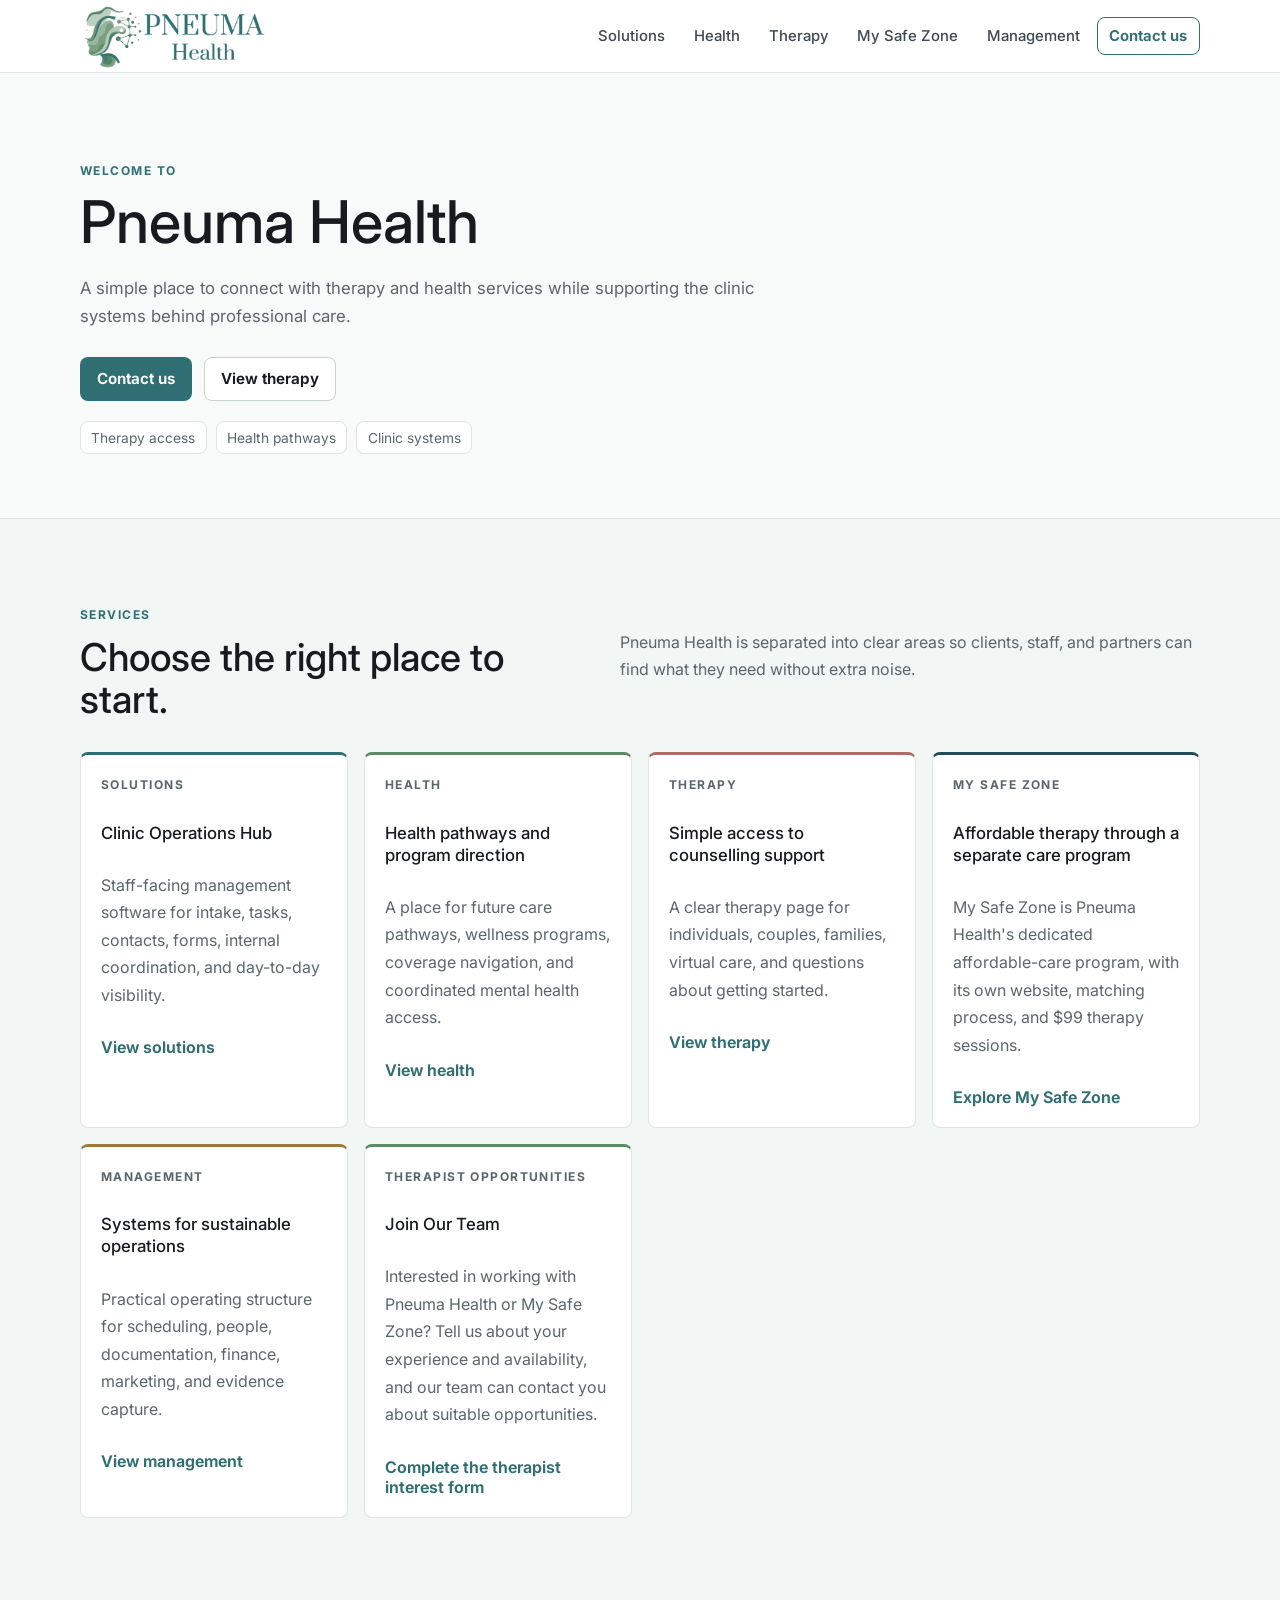
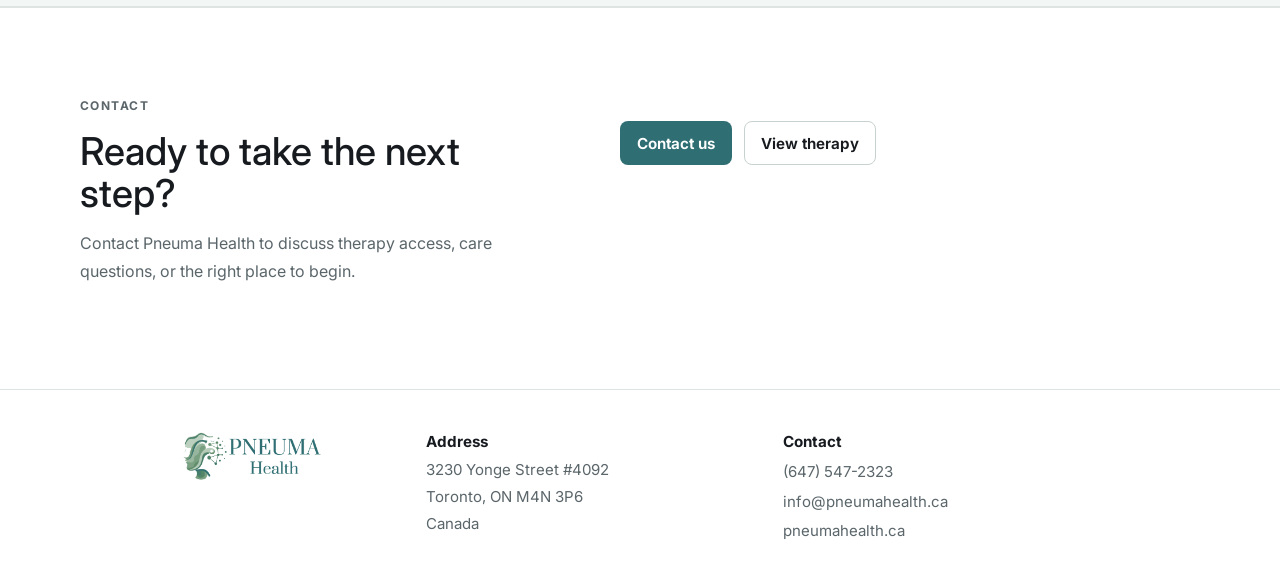
<file: index.html>
<!DOCTYPE html>
<html lang="en">
  <head>
    <meta charset="UTF-8" />
    <meta name="viewport" content="width=device-width, initial-scale=1.0" />
    <title>Pneuma Health | Healthcare software, therapy, health, and operations</title>
    <meta
      name="description"
      content="Pneuma Health builds clinic operations software, therapy access, health pathways, and management systems for modern care teams."
    />
    <link rel="preconnect" href="https://fonts.googleapis.com" />
    <link rel="preconnect" href="https://fonts.gstatic.com" crossorigin />
    <link
      href="https://fonts.googleapis.com/css2?family=Inter:wght@400;500;600;700&display=swap"
      rel="stylesheet"
    />
    <link rel="icon" type="image/png" href="/assets/favicon.png" />
    <link rel="stylesheet" href="/styles.css" />
      <link rel="canonical" href="https://pneumahealth.ca/" />
  </head>
  <body>
    <header class="site-header">
      <div class="container nav-shell">
        <a class="brand" href="/" aria-label="Pneuma Health home">
          <img class="brand-logo" src="/assets/logo-horizontal-green.png" alt="Pneuma Health" />
        </a>

        <nav class="site-nav" aria-label="Primary">
          <a href="/solutions/">Solutions</a>
          <a href="/health/">Health</a>
          <a href="/therapy/">Therapy</a>
          <a href="/mysafezone/">My Safe Zone</a>
          <a href="/management/">Management</a>
          <a class="nav-cta" href="/contact/">Contact us</a>
        </nav>
      </div>
    </header>

    <main>
      <section class="hero-section">
        <div class="container">
          <div class="hero-copy">
            <p class="eyebrow">Welcome to</p>
            <h1>Pneuma Health</h1>
            <p class="hero-text">
              A simple place to connect with therapy and health services while supporting the
              clinic systems behind professional care.
            </p>
            <div class="hero-actions">
              <a class="button primary" href="/contact/">Contact us</a>
              <a class="button secondary" href="/therapy/">View therapy</a>
            </div>
            <ul class="hero-signals" aria-label="Key Pneuma Health areas">
              <li>Therapy access</li>
              <li>Health pathways</li>
              <li>Clinic systems</li>
            </ul>
          </div>
        </div>
      </section>

      <section class="section surface-section" aria-labelledby="platform-heading">
        <div class="container section-grid">
          <div class="section-heading">
            <p class="eyebrow">Services</p>
            <h2 id="platform-heading">Choose the right place to start.</h2>
          </div>
          <p class="section-intro">
            Pneuma Health is separated into clear areas so clients, staff, and partners can find
            what they need without extra noise.
          </p>
        </div>

        <div class="container area-grid">
          <article class="area-card accent-cyan">
            <p class="card-label">Solutions</p>
            <h3>Clinic Operations Hub</h3>
            <p>
              Staff-facing management software for intake, tasks, contacts, forms, internal
              coordination, and day-to-day visibility.
            </p>
            <a href="/solutions/" aria-label="View Pneuma Health solutions">View solutions</a>
          </article>

          <article class="area-card accent-green">
            <p class="card-label">Health</p>
            <h3>Health pathways and program direction</h3>
            <p>
              A place for future care pathways, wellness programs, coverage navigation, and
              coordinated mental health access.
            </p>
            <a href="/health/" aria-label="View Pneuma Health health access">View health</a>
          </article>

          <article class="area-card accent-rose">
            <p class="card-label">Therapy</p>
            <h3>Simple access to counselling support</h3>
            <p>
              A clear therapy page for individuals, couples, families, virtual care, and questions
              about getting started.
            </p>
            <a href="/therapy/" aria-label="View Pneuma Health therapy services">View therapy</a>
          </article>

          <article class="area-card accent-navy">
            <p class="card-label">My Safe Zone</p>
            <h3>Affordable therapy through a separate care program</h3>
            <p>
              My Safe Zone is Pneuma Health's dedicated affordable-care program, with its own
              website, matching process, and $99 therapy sessions.
            </p>
            <a href="/mysafezone/" aria-label="Learn about My Safe Zone">Explore My Safe Zone</a>
          </article>

          <article class="area-card accent-amber">
            <p class="card-label">Management</p>
            <h3>Systems for sustainable operations</h3>
            <p>
              Practical operating structure for scheduling, people, documentation, finance,
              marketing, and evidence capture.
            </p>
            <a href="/management/" aria-label="View Pneuma Health management">View management</a>
          </article>
          <article class="area-card accent-green">
            <p class="card-label">Therapist opportunities</p>
            <h3>Join Our Team</h3>
            <p>Interested in working with Pneuma Health or My Safe Zone? Tell us about your
              experience and availability, and our team can contact you about suitable opportunities.</p>
            <a href="https://docs.google.com/forms/d/e/1FAIpQLSe5eE-SUiwfXW26CQVr0UL02rukzE70miA_Qqdnl3dRgw6Wvg/viewform?usp=pp_url&amp;entry.2001183123=Pneuma+Health+%28pneumahealth.ca%29">Complete the therapist interest form</a>
          </article>
        </div>
      </section>

      <section class="section final-cta">
        <div class="container cta-layout">
          <div>
            <p class="eyebrow">Contact</p>
            <h2>Ready to take the next step?</h2>
            <p>
              Contact Pneuma Health to discuss therapy access, care questions, or the right place
              to begin.
            </p>
          </div>
          <div class="hero-actions">
            <a class="button primary" href="/contact/">Contact us</a>
            <a class="button secondary" href="/therapy/">View therapy</a>
          </div>
        </div>
      </section>
    </main>

    <footer class="site-footer">
      <div class="container footer-grid">
        <div class="footer-brand-block">
          <img src="/assets/logo-horizontal-green.png" alt="Pneuma Health" />
        </div>

        <address class="footer-address">
          <strong>Address</strong>
          <span>3230 Yonge Street #4092</span>
          <span>Toronto, ON M4N 3P6</span>
          <span>Canada</span>
        </address>

        <div class="footer-contact">
          <strong>Contact</strong>
          <a href="tel:+16475472323">(647) 547-2323</a>
          <a href="mailto:info@pneumahealth.ca">info@pneumahealth.ca</a>
          <a href="https://pneumahealth.ca">pneumahealth.ca</a>
        </div>
      </div>
    </footer>
  </body>
</html>
</file>
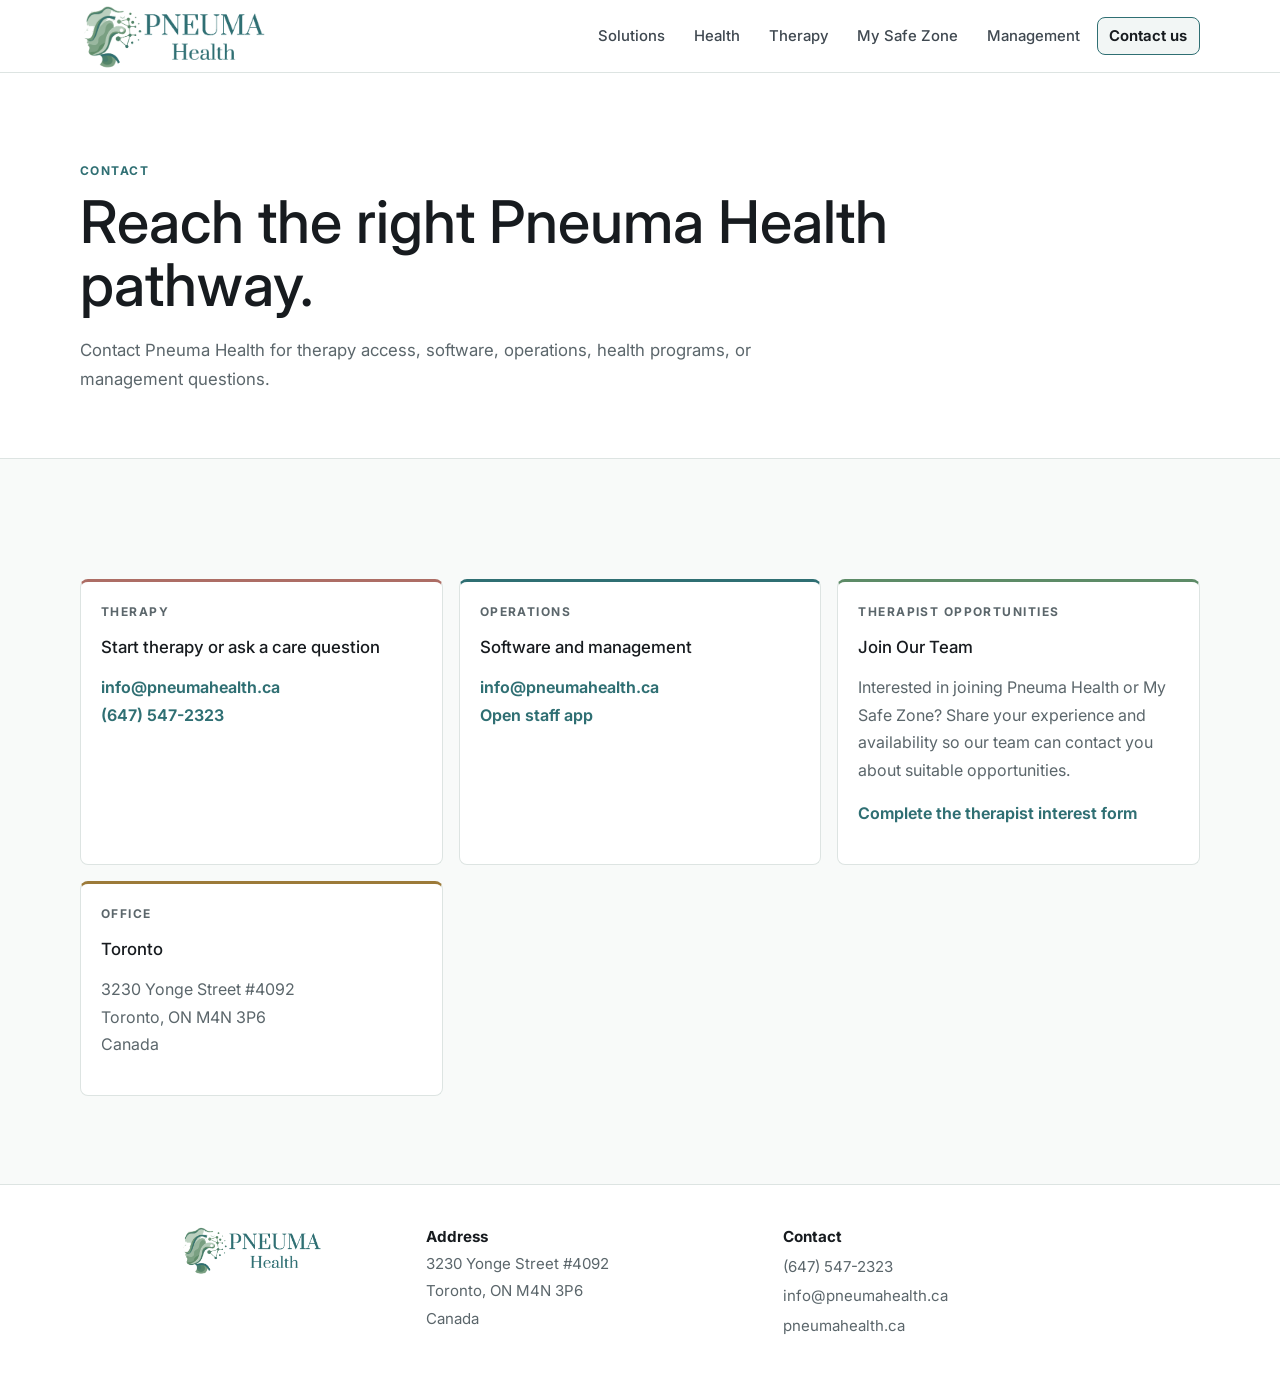
<file: contact/index.html>
<!DOCTYPE html>
<html lang="en">
  <head>
    <meta charset="UTF-8" />
    <meta name="viewport" content="width=device-width, initial-scale=1.0" />
    <title>Contact | Pneuma Health</title>
    <meta
      name="description"
      content="Contact Pneuma Health for therapy access, software, operations, health programs, and management questions."
    />
    <link rel="preconnect" href="https://fonts.googleapis.com" />
    <link rel="preconnect" href="https://fonts.gstatic.com" crossorigin />
    <link
      href="https://fonts.googleapis.com/css2?family=Inter:wght@400;500;600;700&display=swap"
      rel="stylesheet"
    />
    <link rel="icon" type="image/png" href="/assets/favicon.png" />
    <link rel="stylesheet" href="/styles.css" />
      <link rel="canonical" href="https://pneumahealth.ca/contact/" />
  </head>
  <body>
    <header class="site-header">
      <div class="container nav-shell">
        <a class="brand" href="/" aria-label="Pneuma Health home">
          <img class="brand-logo" src="/assets/logo-horizontal-green.png" alt="Pneuma Health" />
        </a>
        <nav class="site-nav" aria-label="Primary">
          <a href="/solutions/">Solutions</a>
          <a href="/health/">Health</a>
          <a href="/therapy/">Therapy</a>
          <a href="/mysafezone/">My Safe Zone</a>
          <a href="/management/">Management</a>
          <a class="nav-cta" href="/contact/" aria-current="page">Contact us</a>
        </nav>
      </div>
    </header>

    <main>
      <section class="page-hero">
        <div class="container">
          <p class="eyebrow">Contact</p>
          <h1>Reach the right Pneuma Health pathway.</h1>
          <p class="page-lead">
            Contact Pneuma Health for therapy access, software, operations, health programs, or
            management questions.
          </p>
        </div>
      </section>

      <section class="section">
        <div class="container contact-grid">
          <article class="contact-card accent-rose">
            <p class="card-label">Therapy</p>
            <h3>Start therapy or ask a care question</h3>
            <p>
              <a href="mailto:info@pneumahealth.ca?subject=Therapy%20inquiry">info@pneumahealth.ca</a><br />
              <a href="tel:+16475472323">(647) 547-2323</a>
            </p>
          </article>
          <article class="contact-card accent-cyan">
            <p class="card-label">Operations</p>
            <h3>Software and management</h3>
            <p>
              <a href="mailto:info@pneumahealth.ca?subject=Pneuma%20Health%20operations%20question">info@pneumahealth.ca</a><br />
              <a href="https://app.pneumahealth.ca">Open staff app</a>
            </p>
          </article>
          <article class="contact-card accent-green">
            <p class="card-label">Therapist opportunities</p>
            <h3>Join Our Team</h3>
            <p>Interested in joining Pneuma Health or My Safe Zone? Share your experience and
              availability so our team can contact you about suitable opportunities.</p>
            <p><a href="https://docs.google.com/forms/d/e/1FAIpQLSe5eE-SUiwfXW26CQVr0UL02rukzE70miA_Qqdnl3dRgw6Wvg/viewform?usp=pp_url&amp;entry.2001183123=Pneuma+Health+%28pneumahealth.ca%29">Complete the therapist interest form</a></p>
          </article>
          <article class="contact-card accent-amber">
            <p class="card-label">Office</p>
            <h3>Toronto</h3>
            <p>
              3230 Yonge Street #4092<br />
              Toronto, ON M4N 3P6<br />
              Canada
            </p>
          </article>
        </div>
      </section>
    </main>

    <footer class="site-footer">
      <div class="container footer-grid">
        <div class="footer-brand-block">
          <img src="/assets/logo-horizontal-green.png" alt="Pneuma Health" />
        </div>

        <address class="footer-address">
          <strong>Address</strong>
          <span>3230 Yonge Street #4092</span>
          <span>Toronto, ON M4N 3P6</span>
          <span>Canada</span>
        </address>

        <div class="footer-contact">
          <strong>Contact</strong>
          <a href="tel:+16475472323">(647) 547-2323</a>
          <a href="mailto:info@pneumahealth.ca">info@pneumahealth.ca</a>
          <a href="https://pneumahealth.ca">pneumahealth.ca</a>
        </div>
      </div>
    </footer>
  </body>
</html>
</file>
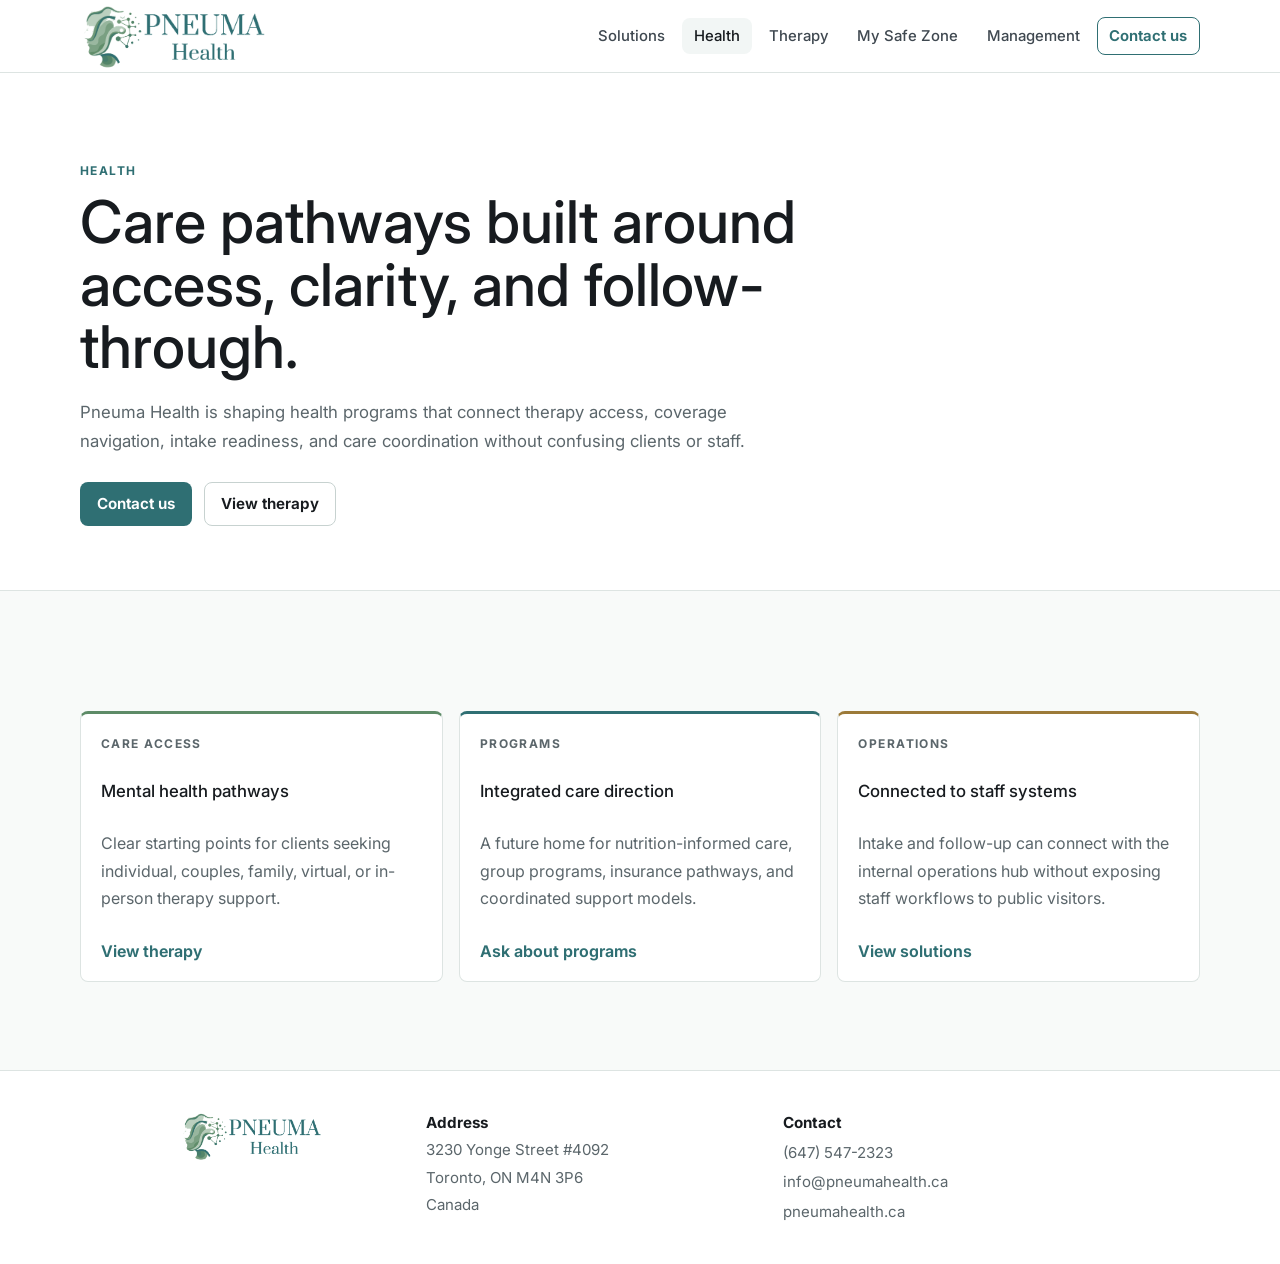
<file: health/index.html>
<!DOCTYPE html>
<html lang="en">
  <head>
    <meta charset="UTF-8" />
    <meta name="viewport" content="width=device-width, initial-scale=1.0" />
    <title>Health | Pneuma Health</title>
    <meta
      name="description"
      content="Pneuma Health develops health pathways, mental health access models, and coordinated care programs."
    />
    <link rel="preconnect" href="https://fonts.googleapis.com" />
    <link rel="preconnect" href="https://fonts.gstatic.com" crossorigin />
    <link
      href="https://fonts.googleapis.com/css2?family=Inter:wght@400;500;600;700&display=swap"
      rel="stylesheet"
    />
    <link rel="icon" type="image/png" href="/assets/favicon.png" />
    <link rel="stylesheet" href="/styles.css" />
      <link rel="canonical" href="https://pneumahealth.ca/health/" />
  </head>
  <body>
    <header class="site-header">
      <div class="container nav-shell">
        <a class="brand" href="/" aria-label="Pneuma Health home">
          <img class="brand-logo" src="/assets/logo-horizontal-green.png" alt="Pneuma Health" />
        </a>
        <nav class="site-nav" aria-label="Primary">
          <a href="/solutions/">Solutions</a>
          <a href="/health/" aria-current="page">Health</a>
          <a href="/therapy/">Therapy</a>
          <a href="/mysafezone/">My Safe Zone</a>
          <a href="/management/">Management</a>
          <a class="nav-cta" href="/contact/">Contact us</a>
        </nav>
      </div>
    </header>

    <main>
      <section class="page-hero">
        <div class="container">
          <p class="eyebrow">Health</p>
          <h1>Care pathways built around access, clarity, and follow-through.</h1>
          <p class="page-lead">
            Pneuma Health is shaping health programs that connect therapy access, coverage
            navigation, intake readiness, and care coordination without confusing clients or staff.
          </p>
          <div class="hero-actions">
            <a class="button primary" href="/contact/">Contact us</a>
            <a class="button secondary" href="/therapy/">View therapy</a>
          </div>
        </div>
      </section>

      <section class="section">
        <div class="container area-grid">
          <article class="area-card accent-green">
            <p class="card-label">Care access</p>
            <h3>Mental health pathways</h3>
            <p>
              Clear starting points for clients seeking individual, couples, family, virtual, or
              in-person therapy support.
            </p>
            <a href="/therapy/">View therapy</a>
          </article>
          <article class="area-card accent-cyan">
            <p class="card-label">Programs</p>
            <h3>Integrated care direction</h3>
            <p>
              A future home for nutrition-informed care, group programs, insurance pathways, and
              coordinated support models.
            </p>
            <a href="/contact/">Ask about programs</a>
          </article>
          <article class="area-card accent-amber">
            <p class="card-label">Operations</p>
            <h3>Connected to staff systems</h3>
            <p>
              Intake and follow-up can connect with the internal operations hub without exposing
              staff workflows to public visitors.
            </p>
            <a href="/solutions/">View solutions</a>
          </article>
        </div>
      </section>
    </main>

    <footer class="site-footer">
      <div class="container footer-grid">
        <div class="footer-brand-block">
          <img src="/assets/logo-horizontal-green.png" alt="Pneuma Health" />
        </div>

        <address class="footer-address">
          <strong>Address</strong>
          <span>3230 Yonge Street #4092</span>
          <span>Toronto, ON M4N 3P6</span>
          <span>Canada</span>
        </address>

        <div class="footer-contact">
          <strong>Contact</strong>
          <a href="tel:+16475472323">(647) 547-2323</a>
          <a href="mailto:info@pneumahealth.ca">info@pneumahealth.ca</a>
          <a href="https://pneumahealth.ca">pneumahealth.ca</a>
        </div>
      </div>
    </footer>
  </body>
</html>
</file>
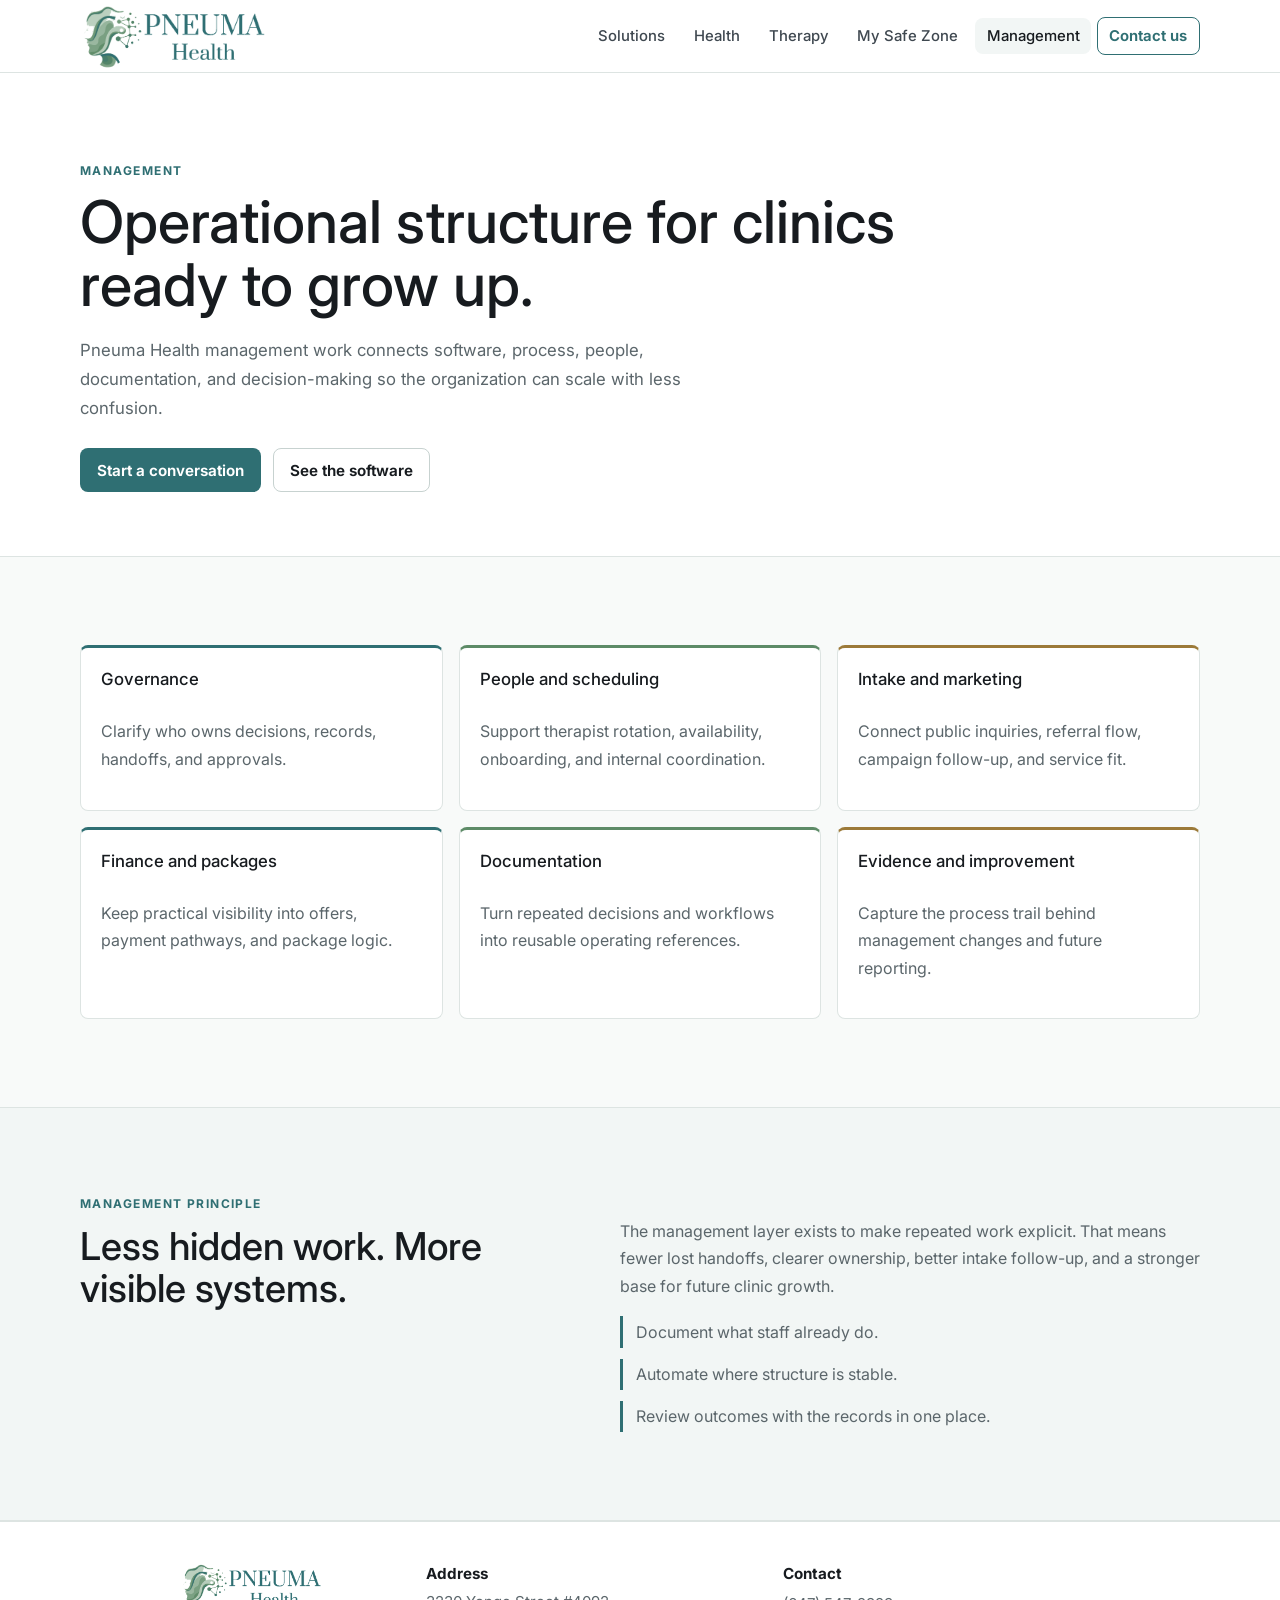
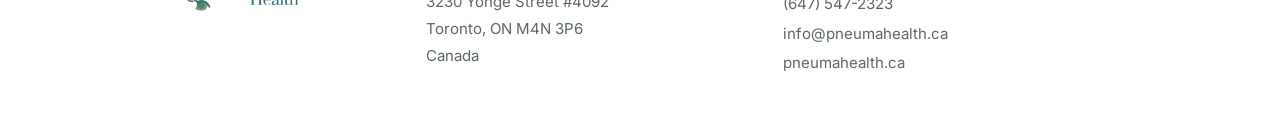
<file: management/index.html>
<!DOCTYPE html>
<html lang="en">
  <head>
    <meta charset="UTF-8" />
    <meta name="viewport" content="width=device-width, initial-scale=1.0" />
    <title>Management | Pneuma Health</title>
    <meta
      name="description"
      content="Pneuma Health management systems support scheduling, intake, people operations, reporting, finance, and practice growth."
    />
    <link rel="preconnect" href="https://fonts.googleapis.com" />
    <link rel="preconnect" href="https://fonts.gstatic.com" crossorigin />
    <link
      href="https://fonts.googleapis.com/css2?family=Inter:wght@400;500;600;700&display=swap"
      rel="stylesheet"
    />
    <link rel="icon" type="image/png" href="/assets/favicon.png" />
    <link rel="stylesheet" href="/styles.css" />
      <link rel="canonical" href="https://pneumahealth.ca/management/" />
  </head>
  <body>
    <header class="site-header">
      <div class="container nav-shell">
        <a class="brand" href="/" aria-label="Pneuma Health home">
          <img class="brand-logo" src="/assets/logo-horizontal-green.png" alt="Pneuma Health" />
        </a>
        <nav class="site-nav" aria-label="Primary">
          <a href="/solutions/">Solutions</a>
          <a href="/health/">Health</a>
          <a href="/therapy/">Therapy</a>
          <a href="/mysafezone/">My Safe Zone</a>
          <a href="/management/" aria-current="page">Management</a>
          <a class="nav-cta" href="/contact/">Contact us</a>
        </nav>
      </div>
    </header>

    <main>
      <section class="page-hero">
        <div class="container">
          <p class="eyebrow">Management</p>
          <h1>Operational structure for clinics ready to grow up.</h1>
          <p class="page-lead">
            Pneuma Health management work connects software, process, people, documentation, and
            decision-making so the organization can scale with less confusion.
          </p>
          <div class="hero-actions">
            <a class="button primary" href="/contact/">Start a conversation</a>
            <a class="button secondary" href="/solutions/">See the software</a>
          </div>
        </div>
      </section>

      <section class="section">
        <div class="container feature-grid">
          <article class="feature-card accent-cyan">
            <h3>Governance</h3>
            <p>Clarify who owns decisions, records, handoffs, and approvals.</p>
          </article>
          <article class="feature-card accent-green">
            <h3>People and scheduling</h3>
            <p>Support therapist rotation, availability, onboarding, and internal coordination.</p>
          </article>
          <article class="feature-card accent-amber">
            <h3>Intake and marketing</h3>
            <p>Connect public inquiries, referral flow, campaign follow-up, and service fit.</p>
          </article>
          <article class="feature-card accent-cyan">
            <h3>Finance and packages</h3>
            <p>Keep practical visibility into offers, payment pathways, and package logic.</p>
          </article>
          <article class="feature-card accent-green">
            <h3>Documentation</h3>
            <p>Turn repeated decisions and workflows into reusable operating references.</p>
          </article>
          <article class="feature-card accent-amber">
            <h3>Evidence and improvement</h3>
            <p>Capture the process trail behind management changes and future reporting.</p>
          </article>
        </div>
      </section>

      <section class="section wide-panel">
        <div class="container two-column">
          <div class="section-heading">
            <p class="eyebrow">Management principle</p>
            <h2>Less hidden work. More visible systems.</h2>
          </div>
          <div>
            <p class="section-intro">
              The management layer exists to make repeated work explicit. That means fewer lost
              handoffs, clearer ownership, better intake follow-up, and a stronger base for future
              clinic growth.
            </p>
            <ul class="plain-list">
              <li>Document what staff already do.</li>
              <li>Automate where structure is stable.</li>
              <li>Review outcomes with the records in one place.</li>
            </ul>
          </div>
        </div>
      </section>
    </main>

    <footer class="site-footer">
      <div class="container footer-grid">
        <div class="footer-brand-block">
          <img src="/assets/logo-horizontal-green.png" alt="Pneuma Health" />
        </div>

        <address class="footer-address">
          <strong>Address</strong>
          <span>3230 Yonge Street #4092</span>
          <span>Toronto, ON M4N 3P6</span>
          <span>Canada</span>
        </address>

        <div class="footer-contact">
          <strong>Contact</strong>
          <a href="tel:+16475472323">(647) 547-2323</a>
          <a href="mailto:info@pneumahealth.ca">info@pneumahealth.ca</a>
          <a href="https://pneumahealth.ca">pneumahealth.ca</a>
        </div>
      </div>
    </footer>
  </body>
</html>
</file>
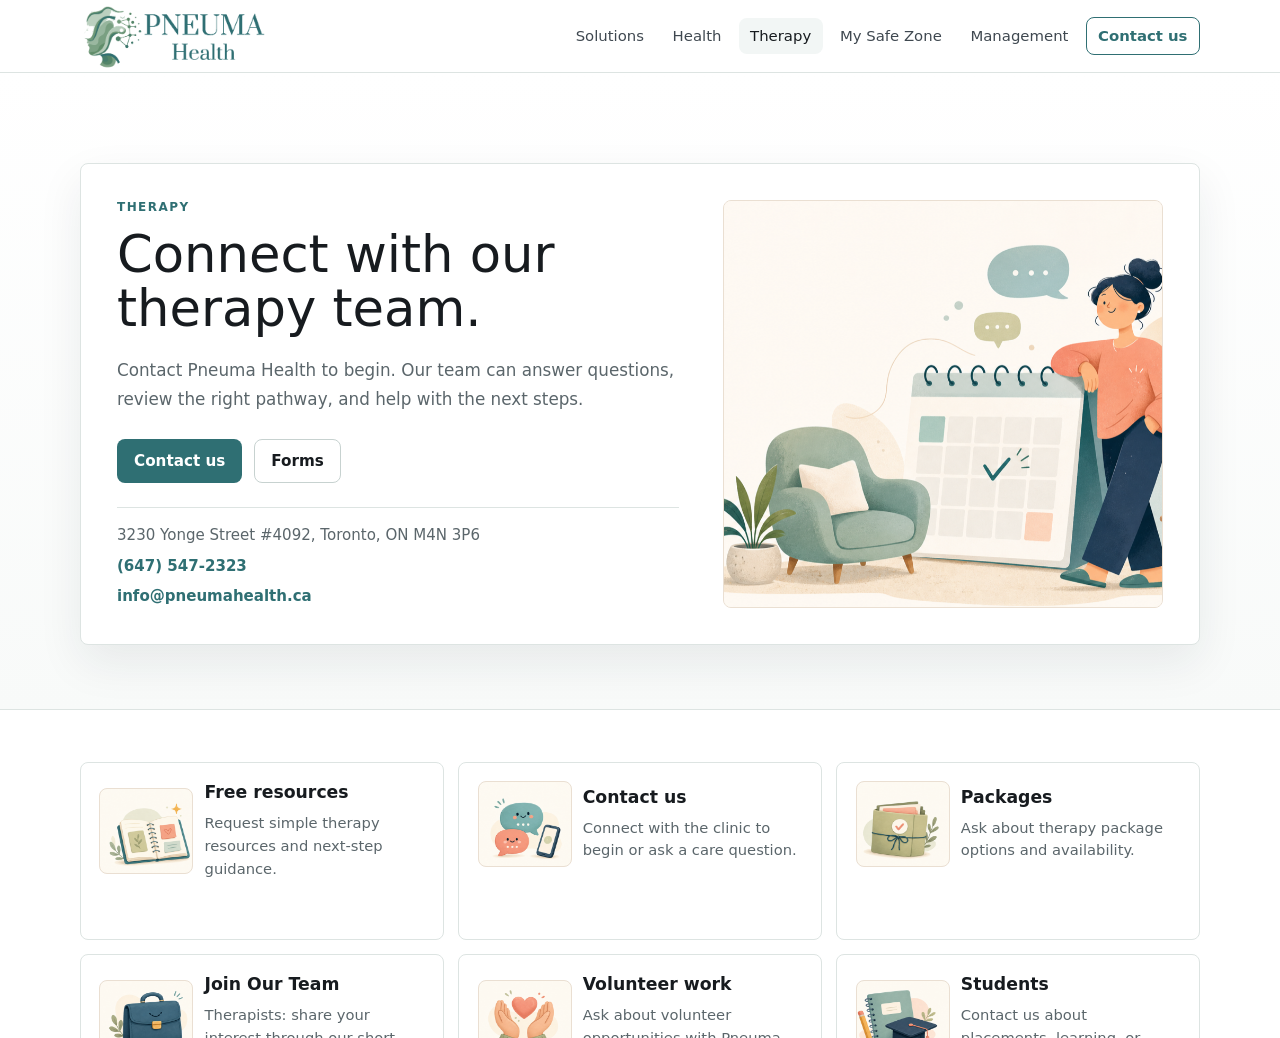
<file: other/index.html>
<!DOCTYPE html>
<html lang="en">
  <head>
    <meta charset="UTF-8" />
    <meta name="viewport" content="width=device-width, initial-scale=1.0" />
    <meta http-equiv="refresh" content="0; url=/therapy/" />
    <link rel="canonical" href="https://pneumahealth.ca/therapy/" />
    <title>Redirecting to Pneuma Health Therapy</title>
    <link rel="stylesheet" href="/styles.css" />
  </head>
  <body class="redirect-page">
    <main class="redirect-card">
      <p class="eyebrow">Therapy access</p>
      <h1>Redirecting to Pneuma Health Therapy.</h1>
      <p class="page-lead">
        If the redirect does not start, use the link below.
      </p>
      <div class="hero-actions">
        <a class="button primary" href="/therapy/">Go to therapy</a>
      </div>
    </main>
  </body>
</html>
</file>
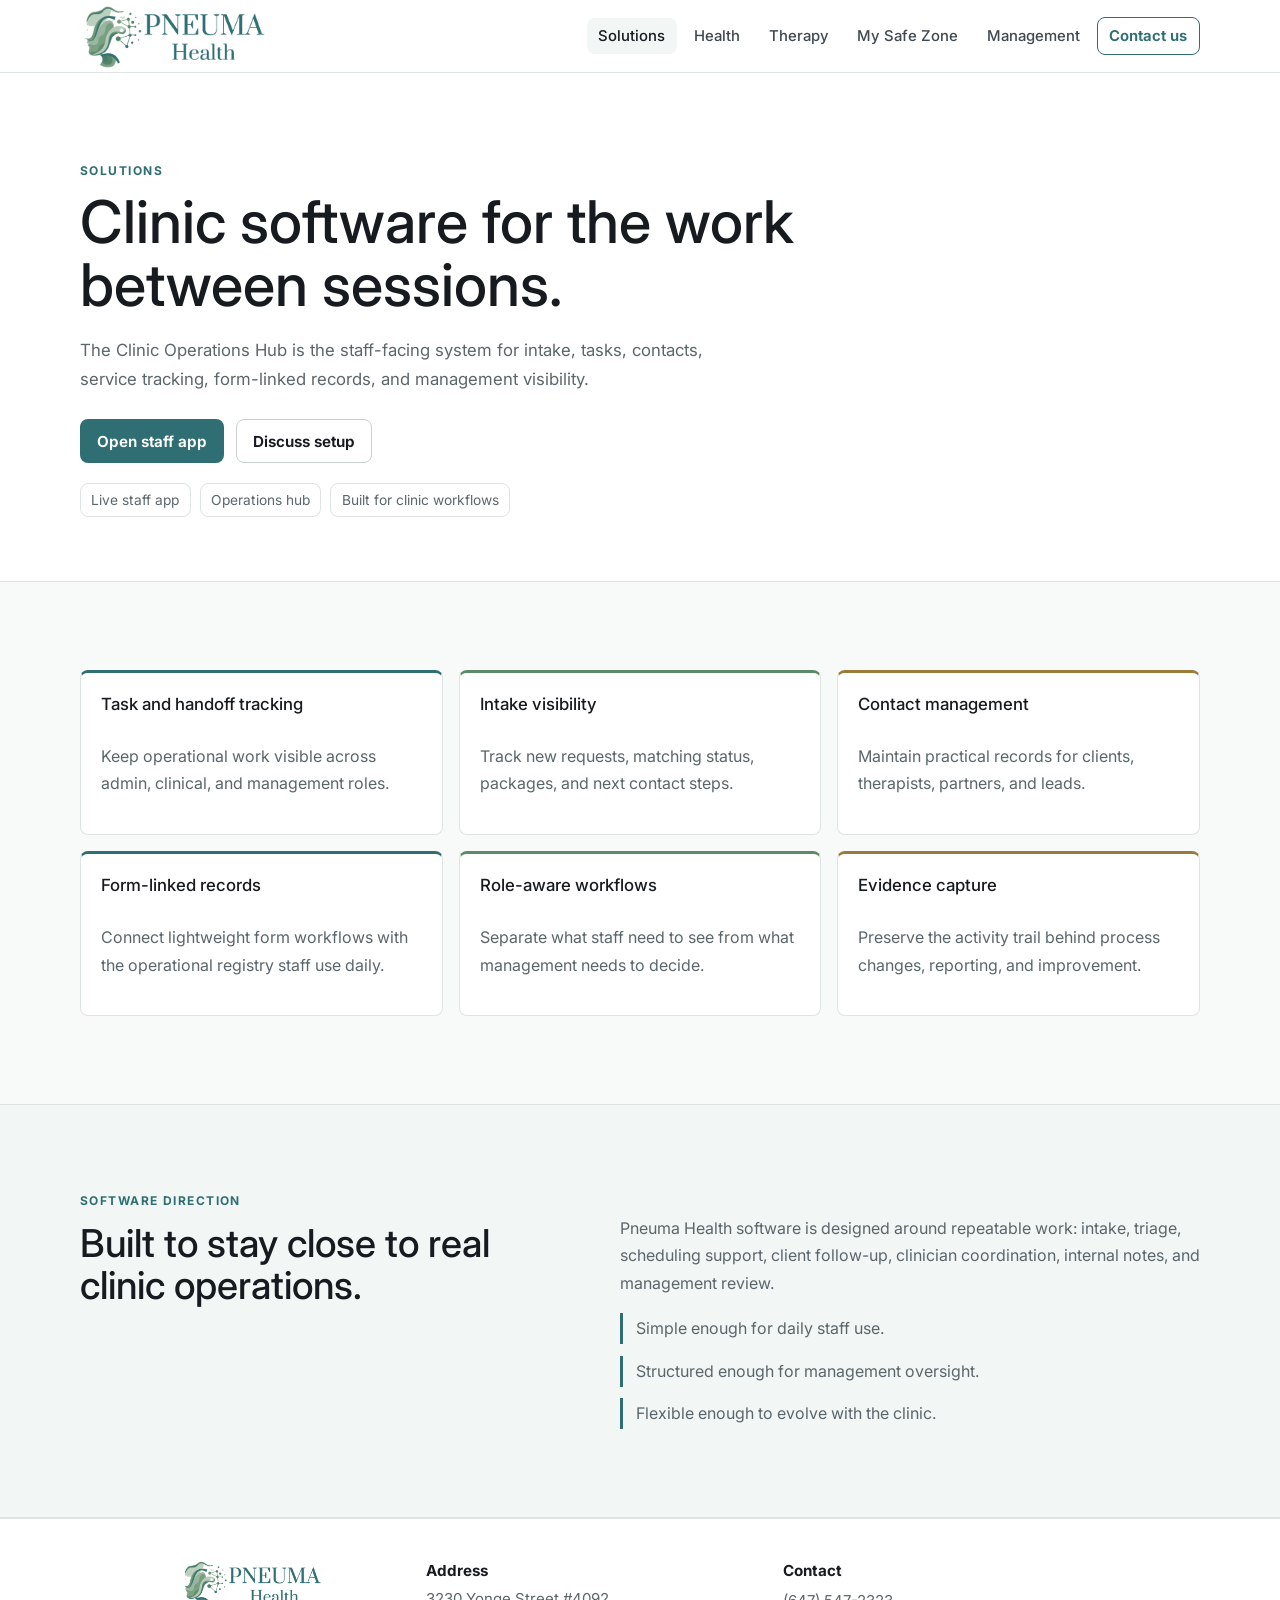
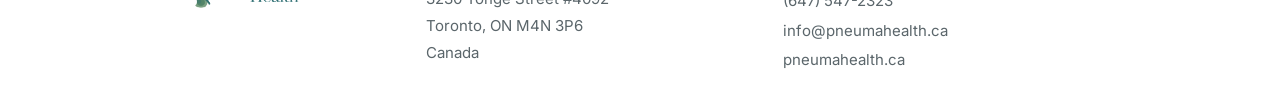
<file: solutions/index.html>
<!DOCTYPE html>
<html lang="en">
  <head>
    <meta charset="UTF-8" />
    <meta name="viewport" content="width=device-width, initial-scale=1.0" />
    <title>Solutions | Pneuma Health</title>
    <meta
      name="description"
      content="Pneuma Health solutions include the Clinic Operations Hub for staff workflows, intake visibility, task tracking, and management evidence."
    />
    <link rel="preconnect" href="https://fonts.googleapis.com" />
    <link rel="preconnect" href="https://fonts.gstatic.com" crossorigin />
    <link
      href="https://fonts.googleapis.com/css2?family=Inter:wght@400;500;600;700&display=swap"
      rel="stylesheet"
    />
    <link rel="icon" type="image/png" href="/assets/favicon.png" />
    <link rel="stylesheet" href="/styles.css" />
      <link rel="canonical" href="https://pneumahealth.ca/solutions/" />
  </head>
  <body>
    <header class="site-header">
      <div class="container nav-shell">
        <a class="brand" href="/" aria-label="Pneuma Health home">
          <img class="brand-logo" src="/assets/logo-horizontal-green.png" alt="Pneuma Health" />
        </a>
        <nav class="site-nav" aria-label="Primary">
          <a href="/solutions/" aria-current="page">Solutions</a>
          <a href="/health/">Health</a>
          <a href="/therapy/">Therapy</a>
          <a href="/mysafezone/">My Safe Zone</a>
          <a href="/management/">Management</a>
          <a class="nav-cta" href="/contact/">Contact us</a>
        </nav>
      </div>
    </header>

    <main>
      <section class="page-hero">
        <div class="container">
          <p class="eyebrow">Solutions</p>
          <h1>Clinic software for the work between sessions.</h1>
          <p class="page-lead">
            The Clinic Operations Hub is the staff-facing system for intake, tasks, contacts,
            service tracking, form-linked records, and management visibility.
          </p>
          <div class="hero-actions">
            <a class="button primary" href="https://app.pneumahealth.ca">Open staff app</a>
            <a class="button secondary" href="/contact/">Discuss setup</a>
          </div>
          <div class="page-kicker-row" aria-label="Solution status">
            <span class="status-pill">Live staff app</span>
            <span class="status-pill">Operations hub</span>
            <span class="status-pill">Built for clinic workflows</span>
          </div>
        </div>
      </section>

      <section class="section">
        <div class="container feature-grid">
          <article class="feature-card accent-cyan">
            <h3>Task and handoff tracking</h3>
            <p>Keep operational work visible across admin, clinical, and management roles.</p>
          </article>
          <article class="feature-card accent-green">
            <h3>Intake visibility</h3>
            <p>Track new requests, matching status, packages, and next contact steps.</p>
          </article>
          <article class="feature-card accent-amber">
            <h3>Contact management</h3>
            <p>Maintain practical records for clients, therapists, partners, and leads.</p>
          </article>
          <article class="feature-card accent-cyan">
            <h3>Form-linked records</h3>
            <p>Connect lightweight form workflows with the operational registry staff use daily.</p>
          </article>
          <article class="feature-card accent-green">
            <h3>Role-aware workflows</h3>
            <p>Separate what staff need to see from what management needs to decide.</p>
          </article>
          <article class="feature-card accent-amber">
            <h3>Evidence capture</h3>
            <p>Preserve the activity trail behind process changes, reporting, and improvement.</p>
          </article>
        </div>
      </section>

      <section class="section wide-panel">
        <div class="container two-column">
          <div class="section-heading">
            <p class="eyebrow">Software direction</p>
            <h2>Built to stay close to real clinic operations.</h2>
          </div>
          <div>
            <p class="section-intro">
              Pneuma Health software is designed around repeatable work: intake, triage,
              scheduling support, client follow-up, clinician coordination, internal notes, and
              management review.
            </p>
            <ul class="plain-list">
              <li>Simple enough for daily staff use.</li>
              <li>Structured enough for management oversight.</li>
              <li>Flexible enough to evolve with the clinic.</li>
            </ul>
          </div>
        </div>
      </section>
    </main>

    <footer class="site-footer">
      <div class="container footer-grid">
        <div class="footer-brand-block">
          <img src="/assets/logo-horizontal-green.png" alt="Pneuma Health" />
        </div>

        <address class="footer-address">
          <strong>Address</strong>
          <span>3230 Yonge Street #4092</span>
          <span>Toronto, ON M4N 3P6</span>
          <span>Canada</span>
        </address>

        <div class="footer-contact">
          <strong>Contact</strong>
          <a href="tel:+16475472323">(647) 547-2323</a>
          <a href="mailto:info@pneumahealth.ca">info@pneumahealth.ca</a>
          <a href="https://pneumahealth.ca">pneumahealth.ca</a>
        </div>
      </div>
    </footer>
  </body>
</html>
</file>
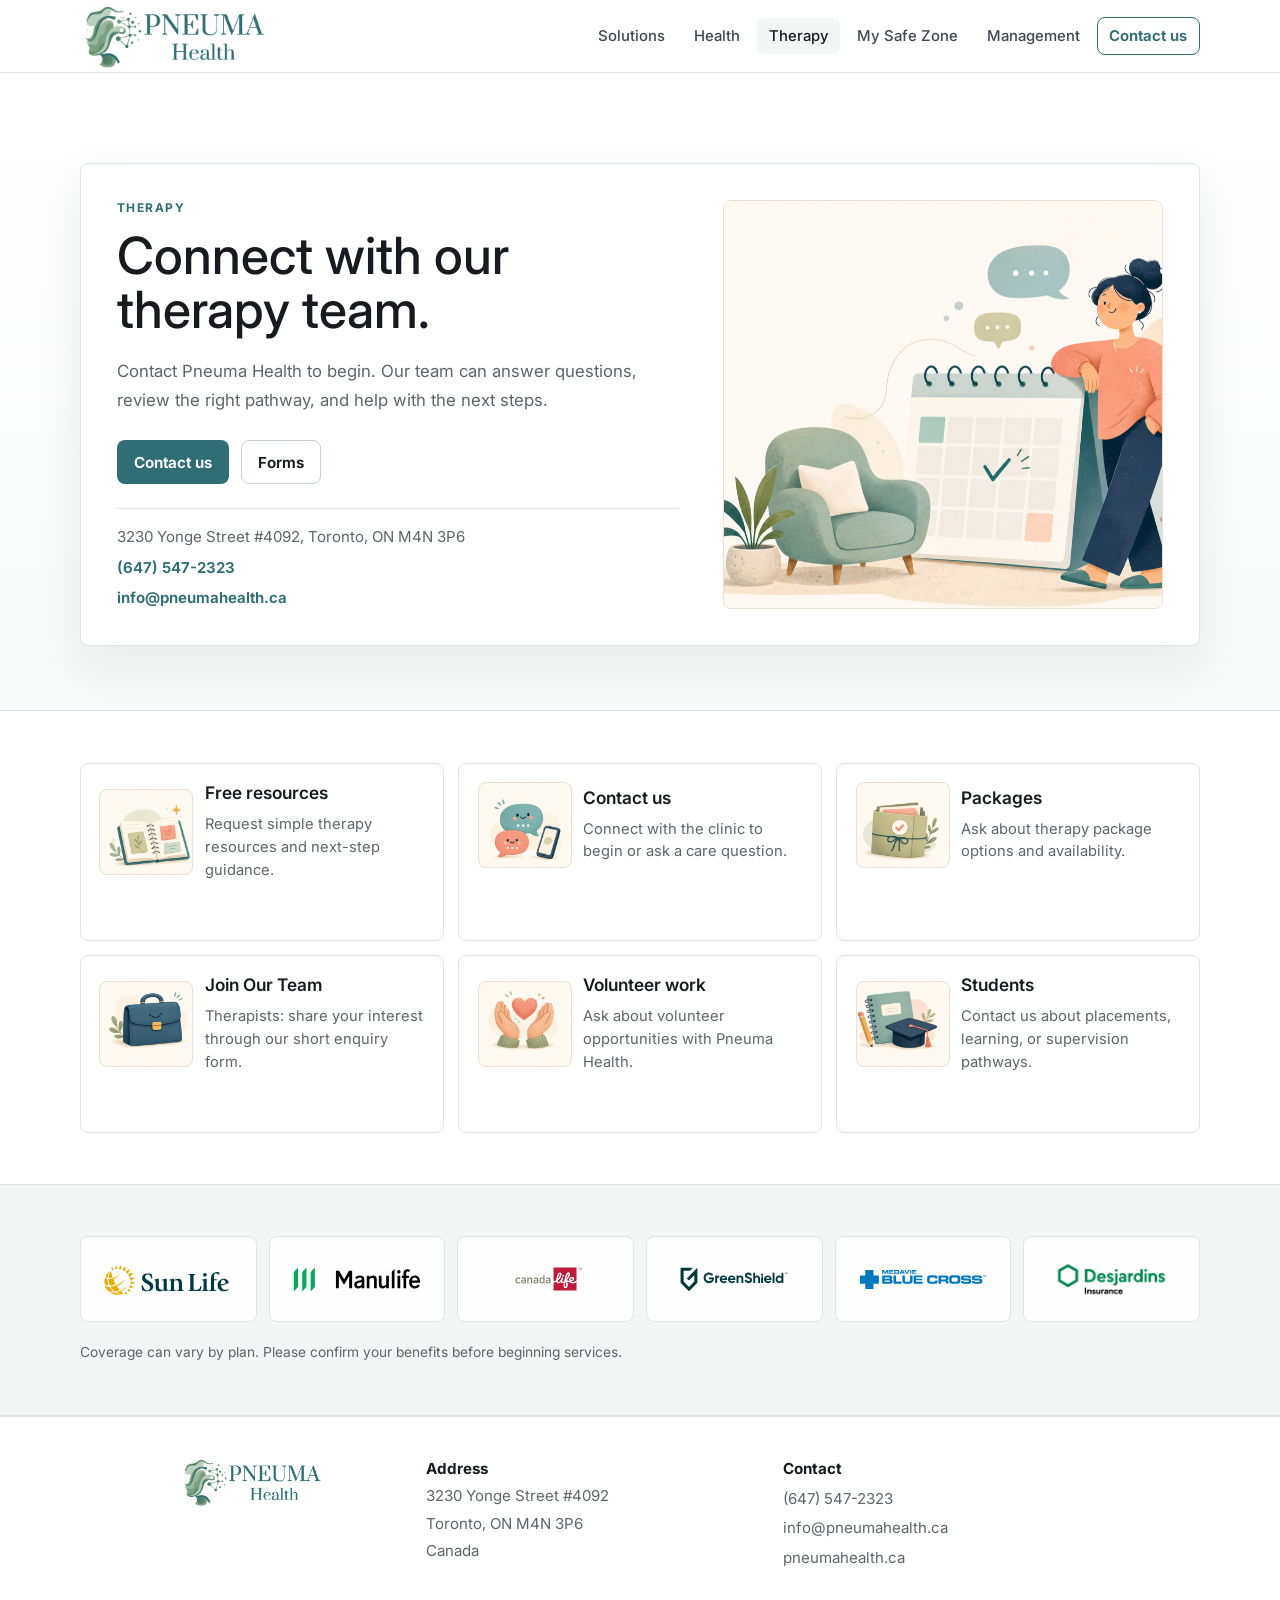
<file: therapy/index.html>
<!DOCTYPE html>
<html lang="en">
  <head>
    <meta charset="UTF-8" />
    <meta name="viewport" content="width=device-width, initial-scale=1.0" />
    <title>Therapy | Pneuma Health</title>
    <meta
      name="description"
      content="Contact Pneuma Health about therapy services, coverage questions, clinic details, and client forms."
    />
    <link rel="preconnect" href="https://fonts.googleapis.com" />
    <link rel="preconnect" href="https://fonts.gstatic.com" crossorigin />
    <link
      href="https://fonts.googleapis.com/css2?family=Inter:wght@400;500;600;700&display=swap"
      rel="stylesheet"
    />
    <link rel="icon" type="image/png" href="/assets/favicon.png" />
    <link rel="stylesheet" href="/styles.css" />
      <link rel="canonical" href="https://pneumahealth.ca/therapy/" />
  </head>
  <body>
    <header class="site-header">
      <div class="container nav-shell">
        <a class="brand" href="/" aria-label="Pneuma Health home">
          <img class="brand-logo" src="/assets/logo-horizontal-green.png" alt="Pneuma Health" />
        </a>
        <nav class="site-nav" aria-label="Primary">
          <a href="/solutions/">Solutions</a>
          <a href="/health/">Health</a>
          <a href="/therapy/" aria-current="page">Therapy</a>
          <a href="/mysafezone/">My Safe Zone</a>
          <a href="/management/">Management</a>
          <a class="nav-cta" href="/contact/">Contact us</a>
        </nav>
      </div>
    </header>

    <main>
      <section class="therapy-hero">
        <div class="container">
          <article class="therapy-booking-card">
            <div class="therapy-booking-copy">
              <p class="eyebrow">Therapy</p>
              <h1>Connect with our therapy team.</h1>
              <p class="page-lead">
                Contact Pneuma Health to begin. Our team can answer questions, review the right
                pathway, and help with the next steps.
              </p>
              <div class="hero-actions">
                <a class="button primary" href="/contact/">Contact us</a>
                <a class="button secondary" href="/therapy/forms/">Forms</a>
              </div>
              <ul class="booking-mini-list" aria-label="Clinic details">
                <li>3230 Yonge Street #4092, Toronto, ON M4N 3P6</li>
                <li><a href="tel:+16475472323">(647) 547-2323</a></li>
                <li><a href="mailto:info@pneumahealth.ca">info@pneumahealth.ca</a></li>
              </ul>
            </div>

            <figure class="therapy-booking-art">
              <img
                src="/assets/therapy-booking-illustration.png"
                alt="Friendly illustration representing therapy support"
              />
            </figure>
          </article>
        </div>
      </section>

      <section class="therapy-actions compact-section" aria-label="Therapy quick links">
        <div class="container quick-action-grid">
          <a
            class="quick-action-card"
            href="mailto:info@pneumahealth.ca?subject=Therapy%20free%20resources"
          >
            <span class="quick-action-art art-resources" aria-hidden="true"></span>
            <div class="quick-action-copy">
              <h2>Free resources</h2>
              <p>Request simple therapy resources and next-step guidance.</p>
            </div>
          </a>
          <a class="quick-action-card" href="/contact/">
            <span class="quick-action-art art-contact" aria-hidden="true"></span>
            <div class="quick-action-copy">
              <h2>Contact us</h2>
              <p>Connect with the clinic to begin or ask a care question.</p>
            </div>
          </a>
          <a
            class="quick-action-card"
            href="mailto:info@pneumahealth.ca?subject=Therapy%20packages"
          >
            <span class="quick-action-art art-packages" aria-hidden="true"></span>
            <div class="quick-action-copy">
              <h2>Packages</h2>
              <p>Ask about therapy package options and availability.</p>
            </div>
          </a>
          <a
            class="quick-action-card"
            href="https://docs.google.com/forms/d/e/1FAIpQLSe5eE-SUiwfXW26CQVr0UL02rukzE70miA_Qqdnl3dRgw6Wvg/viewform?usp=pp_url&amp;entry.2001183123=Pneuma+Health+%28pneumahealth.ca%29"
          >
            <span class="quick-action-art art-hiring" aria-hidden="true"></span>
            <div class="quick-action-copy">
              <h2>Join Our Team</h2>
              <p>Therapists: share your interest through our short enquiry form.</p>
            </div>
          </a>
          <a
            class="quick-action-card"
            href="mailto:info@pneumahealth.ca?subject=Volunteer%20opportunities"
          >
            <span class="quick-action-art art-volunteer" aria-hidden="true"></span>
            <div class="quick-action-copy">
              <h2>Volunteer work</h2>
              <p>Ask about volunteer opportunities with Pneuma Health.</p>
            </div>
          </a>
          <a
            class="quick-action-card"
            href="mailto:info@pneumahealth.ca?subject=Student%20placements"
          >
            <span class="quick-action-art art-students" aria-hidden="true"></span>
            <div class="quick-action-copy">
              <h2>Students</h2>
              <p>Contact us about placements, learning, or supervision pathways.</p>
            </div>
          </a>
        </div>
      </section>

      <section class="insurance-band compact-section" aria-label="Insurances">
        <div class="container insurance-layout">
          <div class="insurance-logo-grid" aria-label="Insurance providers">
            <div class="insurance-logo-card">
              <img src="/assets/insurance/sun-life.svg" alt="Sun Life logo" />
            </div>
            <div class="insurance-logo-card">
              <img src="/assets/insurance/manulife.svg" alt="Manulife logo" />
            </div>
            <div class="insurance-logo-card">
              <img src="/assets/insurance/canada-life.svg" alt="Canada Life logo" />
            </div>
            <div class="insurance-logo-card">
              <img src="/assets/insurance/greenshield.svg" alt="GreenShield logo" />
            </div>
            <div class="insurance-logo-card">
              <img src="/assets/insurance/medavie-blue-cross.svg" alt="Medavie Blue Cross logo" />
            </div>
            <div class="insurance-logo-card">
              <img
                src="/assets/insurance/desjardins-insurance.png"
                alt="Desjardins Insurance logo"
              />
            </div>
          </div>
          <p class="insurance-note">
            Coverage can vary by plan. Please confirm your benefits before beginning services.
          </p>
        </div>
      </section>
    </main>

    <footer class="site-footer">
      <div class="container footer-grid">
        <div class="footer-brand-block">
          <img src="/assets/logo-horizontal-green.png" alt="Pneuma Health" />
        </div>

        <address class="footer-address">
          <strong>Address</strong>
          <span>3230 Yonge Street #4092</span>
          <span>Toronto, ON M4N 3P6</span>
          <span>Canada</span>
        </address>

        <div class="footer-contact">
          <strong>Contact</strong>
          <a href="tel:+16475472323">(647) 547-2323</a>
          <a href="mailto:info@pneumahealth.ca">info@pneumahealth.ca</a>
          <a href="https://pneumahealth.ca">pneumahealth.ca</a>
        </div>
      </div>
    </footer>
  </body>
</html>
</file>
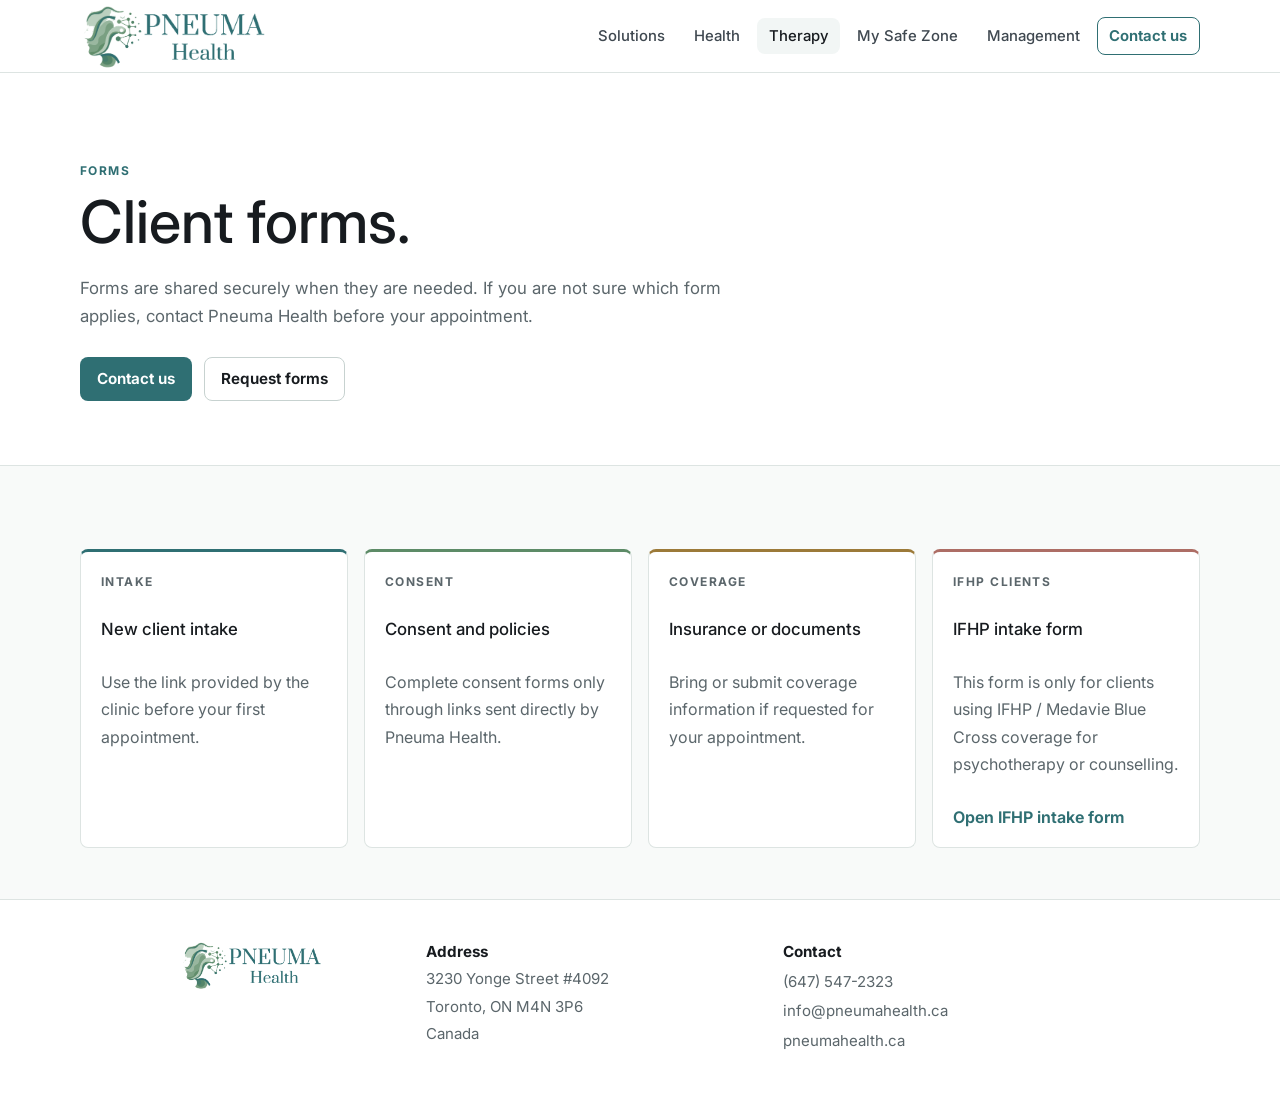
<file: therapy/forms/index.html>
<!DOCTYPE html>
<html lang="en">
  <head>
    <meta charset="UTF-8" />
    <meta name="viewport" content="width=device-width, initial-scale=1.0" />
    <title>Forms | Pneuma Health</title>
    <meta
      name="description"
      content="Pneuma Health therapy forms, including IFHP intake paperwork for eligible IFHP clients."
    />
    <link rel="preconnect" href="https://fonts.googleapis.com" />
    <link rel="preconnect" href="https://fonts.gstatic.com" crossorigin />
    <link
      href="https://fonts.googleapis.com/css2?family=Inter:wght@400;500;600;700&display=swap"
      rel="stylesheet"
    />
    <link rel="icon" type="image/png" href="/assets/favicon.png" />
    <link rel="stylesheet" href="/styles.css" />
      <link rel="canonical" href="https://pneumahealth.ca/therapy/forms/" />
  </head>
  <body>
    <header class="site-header">
      <div class="container nav-shell">
        <a class="brand" href="/" aria-label="Pneuma Health home">
          <img class="brand-logo" src="/assets/logo-horizontal-green.png" alt="Pneuma Health" />
        </a>
        <nav class="site-nav" aria-label="Primary">
          <a href="/solutions/">Solutions</a>
          <a href="/health/">Health</a>
          <a href="/therapy/" aria-current="page">Therapy</a>
          <a href="/mysafezone/">My Safe Zone</a>
          <a href="/management/">Management</a>
          <a class="nav-cta" href="/contact/">Contact us</a>
        </nav>
      </div>
    </header>

    <main>
      <section class="page-hero">
        <div class="container">
          <p class="eyebrow">Forms</p>
          <h1>Client forms.</h1>
          <p class="page-lead">
            Forms are shared securely when they are needed. If you are not sure which form applies,
            contact Pneuma Health before your appointment.
          </p>
          <div class="hero-actions">
            <a class="button primary" href="/contact/">Contact us</a>
            <a class="button secondary" href="mailto:info@pneumahealth.ca?subject=Therapy%20forms%20request">Request forms</a>
          </div>
        </div>
      </section>

      <section class="section compact-section">
        <div class="container area-grid">
          <article class="area-card accent-cyan">
            <p class="card-label">Intake</p>
            <h3>New client intake</h3>
            <p>Use the link provided by the clinic before your first appointment.</p>
          </article>
          <article class="area-card accent-green">
            <p class="card-label">Consent</p>
            <h3>Consent and policies</h3>
            <p>Complete consent forms only through links sent directly by Pneuma Health.</p>
          </article>
          <article class="area-card accent-amber">
            <p class="card-label">Coverage</p>
            <h3>Insurance or documents</h3>
            <p>Bring or submit coverage information if requested for your appointment.</p>
          </article>
          <article class="area-card accent-rose">
            <p class="card-label">IFHP clients</p>
            <h3>IFHP intake form</h3>
            <p>
              This form is only for clients using IFHP / Medavie Blue Cross coverage for
              psychotherapy or counselling.
            </p>
            <a
              href="https://docs.google.com/forms/d/e/1FAIpQLSd4wQmh9lZByHnn4L1ImBQami_uHdwDqBjnElSJYaKuZtpLRA/viewform"
              target="_blank"
              rel="noopener"
            >
              Open IFHP intake form
            </a>
          </article>
        </div>
      </section>
    </main>

    <footer class="site-footer">
      <div class="container footer-grid">
        <div class="footer-brand-block">
          <img src="/assets/logo-horizontal-green.png" alt="Pneuma Health" />
        </div>

        <address class="footer-address">
          <strong>Address</strong>
          <span>3230 Yonge Street #4092</span>
          <span>Toronto, ON M4N 3P6</span>
          <span>Canada</span>
        </address>

        <div class="footer-contact">
          <strong>Contact</strong>
          <a href="tel:+16475472323">(647) 547-2323</a>
          <a href="mailto:info@pneumahealth.ca">info@pneumahealth.ca</a>
          <a href="https://pneumahealth.ca">pneumahealth.ca</a>
        </div>
      </div>
    </footer>
  </body>
</html>
</file>
<file: styles.css>
:root {
  --bg: #f8faf9;
  --surface: #ffffff;
  --surface-soft: #f2f6f5;
  --text: #171b1f;
  --muted: #5b666b;
  --soft: #eef2f1;
  --line: #dde4e2;
  --line-strong: #c7d2d0;
  --teal: #2f6f73;
  --green: #5d8b67;
  --rose: #ad6d65;
  --amber: #9c7a39;
  --max-width: 1120px;
}

* {
  box-sizing: border-box;
}

html {
  scroll-behavior: smooth;
}

body {
  margin: 0;
  font-family: "Inter", system-ui, -apple-system, BlinkMacSystemFont, "Segoe UI", sans-serif;
  color: var(--text);
  background: var(--bg);
}

img {
  display: block;
  max-width: 100%;
}

a {
  color: inherit;
  text-decoration: none;
}

.container {
  width: min(calc(100% - 2rem), var(--max-width));
  margin: 0 auto;
}

.site-header {
  position: sticky;
  top: 0;
  z-index: 20;
  border-bottom: 1px solid var(--line);
  background: rgba(255, 255, 255, 0.94);
  backdrop-filter: blur(14px);
}

.nav-shell {
  min-height: 72px;
  display: flex;
  align-items: center;
  justify-content: space-between;
  gap: 1.25rem;
}

.brand {
  display: inline-flex;
  align-items: center;
  flex: 0 0 auto;
}

.brand-logo {
  width: clamp(136px, 16vw, 186px);
  height: auto;
}

.site-nav {
  display: flex;
  align-items: center;
  justify-content: flex-end;
  gap: 0.35rem;
  flex-wrap: wrap;
  color: #3f4850;
  font-size: 0.93rem;
}

.site-nav a {
  border-radius: 8px;
  padding: 0.55rem 0.72rem;
  font-weight: 500;
  transition:
    background 160ms ease,
    color 160ms ease;
}

.site-nav a:hover,
.site-nav a:focus-visible,
.site-nav a[aria-current="page"] {
  color: var(--text);
  background: var(--surface-soft);
}

.site-nav .nav-cta {
  border: 1px solid var(--teal);
  color: var(--teal);
  background: #fff;
  font-weight: 650;
}

.site-nav .nav-cta:hover,
.site-nav .nav-cta:focus-visible {
  color: #fff;
  background: var(--teal);
}

.hero-section,
.page-hero,
.therapy-hero {
  padding: clamp(3.25rem, 7vw, 6rem) 0 clamp(2.75rem, 5vw, 4.5rem);
}

.hero-layout,
.therapy-hero-layout,
.section-grid,
.split-section,
.cta-layout,
.two-column {
  display: grid;
  grid-template-columns: minmax(0, 1fr) minmax(320px, 0.62fr);
  gap: clamp(2rem, 5vw, 4rem);
  align-items: start;
}

.hero-copy,
.section-heading,
.section-intro,
.cta-layout > div {
  min-width: 0;
}

.eyebrow,
.card-label {
  margin: 0 0 0.85rem;
  color: var(--teal);
  font-size: 0.75rem;
  font-weight: 700;
  letter-spacing: 0.12em;
  text-transform: uppercase;
}

h1,
h2,
h3,
p {
  overflow-wrap: normal;
}

h1,
h2,
h3 {
  margin: 0;
  letter-spacing: 0;
}

h1 {
  max-width: 780px;
  font-size: clamp(2.35rem, 4.6vw, 4rem);
  font-weight: 500;
  line-height: 1.06;
}

h2 {
  font-size: clamp(1.7rem, 3vw, 2.65rem);
  font-weight: 500;
  line-height: 1.1;
}

h3 {
  font-size: 1.05rem;
  font-weight: 500;
  line-height: 1.32;
}

.hero-text,
.section-intro,
.area-card p,
.model-list p,
.final-cta p,
.page-lead,
.feature-card p,
.contact-card p,
.site-footer p,
.booking-panel p {
  color: var(--muted);
  line-height: 1.72;
}

.hero-text,
.page-lead {
  max-width: 680px;
  margin: 1.25rem 0 0;
  font-size: 1.05rem;
}

.hero-actions {
  display: flex;
  gap: 0.75rem;
  flex-wrap: wrap;
  margin-top: 1.6rem;
}

.button {
  display: inline-flex;
  align-items: center;
  justify-content: center;
  min-height: 44px;
  padding: 0.72rem 1rem;
  border: 1px solid transparent;
  border-radius: 8px;
  font-size: 0.95rem;
  font-weight: 650;
  transition:
    background 160ms ease,
    border-color 160ms ease,
    color 160ms ease,
    transform 160ms ease;
}

.button:hover,
.button:focus-visible {
  transform: translateY(-1px);
}

.button.primary {
  background: var(--teal);
  color: #fff;
}

.button.secondary,
.button.tertiary {
  border-color: var(--line-strong);
  background: #fff;
  color: var(--text);
}

.button.secondary:hover,
.button.secondary:focus-visible,
.button.tertiary:hover,
.button.tertiary:focus-visible {
  border-color: var(--teal);
  color: var(--teal);
}

.hero-signals,
.page-kicker-row {
  display: flex;
  flex-wrap: wrap;
  gap: 0.55rem;
  padding: 0;
  margin: 1.25rem 0 0;
  list-style: none;
}

.hero-signals li,
.status-pill {
  border: 1px solid var(--line);
  border-radius: 8px;
  padding: 0.48rem 0.65rem;
  color: var(--muted);
  background: #fff;
  font-size: 0.86rem;
}

.hero-media {
  margin: 0;
  overflow: hidden;
  border: 1px solid var(--line);
  border-radius: 8px;
  background: var(--surface);
}

.hero-media img {
  width: 100%;
  min-height: 300px;
  object-fit: cover;
  object-position: center;
  border-bottom: 1px solid var(--line);
}

.hero-media figcaption {
  display: grid;
  gap: 0.25rem;
  padding: 1rem;
}

.hero-media strong {
  color: var(--text);
  font-size: 0.95rem;
  line-height: 1.45;
  font-weight: 600;
}

.section {
  padding: clamp(3.25rem, 7vw, 5.5rem) 0;
}

.compact-section {
  padding: clamp(2rem, 4vw, 3.25rem) 0;
}

.surface-section,
.wide-panel {
  border-top: 1px solid var(--line);
  border-bottom: 1px solid var(--line);
  background: var(--surface-soft);
}

.section-grid,
.split-section,
.cta-layout,
.two-column {
  grid-template-columns: minmax(0, 0.82fr) minmax(0, 1fr);
}

.section-intro {
  margin: 1.35rem 0 0;
  font-size: 1rem;
}

.area-grid,
.feature-grid,
.contact-grid,
.metric-grid {
  display: grid;
  gap: 1rem;
}

.area-grid {
  grid-template-columns: repeat(auto-fit, minmax(230px, 1fr));
  margin-top: 2rem;
}

.feature-grid {
  grid-template-columns: repeat(3, minmax(0, 1fr));
}

.contact-grid {
  grid-template-columns: repeat(3, minmax(0, 1fr));
  margin-top: 2rem;
}

.area-card,
.feature-card,
.contact-card,
.booking-panel,
.redirect-card {
  min-width: 0;
  border: 1px solid var(--line);
  border-radius: 8px;
  background: #fff;
  padding: 1.25rem;
}

.area-card,
.feature-card {
  display: grid;
  gap: 0.75rem;
  align-content: start;
}

.area-card a,
.contact-card a,
.booking-detail a {
  color: var(--teal);
  font-weight: 650;
}

.accent-cyan {
  border-top: 3px solid var(--teal);
}

.accent-green {
  border-top: 3px solid var(--green);
}

.accent-amber {
  border-top: 3px solid var(--amber);
}

.accent-rose {
  border-top: 3px solid var(--rose);
}

.accent-navy {
  border-top: 3px solid #244a57;
}

.program-hero-layout {
  display: grid;
  grid-template-columns: minmax(0, 1fr) minmax(280px, 0.48fr);
  gap: clamp(2rem, 6vw, 5rem);
  align-items: center;
}

.program-brand-panel {
  min-height: 300px;
  display: grid;
  place-items: center;
  align-content: center;
  gap: 1rem;
  padding: 2rem;
  border: 1px solid var(--line);
  border-radius: 8px;
  color: #fff;
  background: #173947;
  text-align: center;
}

.program-brand-panel img {
  width: 112px;
  height: 112px;
  object-fit: contain;
  filter: brightness(0) invert(1);
}

.program-brand-panel strong {
  font-size: 1.7rem;
  font-weight: 600;
}

.program-brand-panel span {
  max-width: 260px;
  color: rgba(255, 255, 255, 0.76);
  line-height: 1.55;
}

.model-list {
  display: grid;
  gap: 0.8rem;
}

.model-list article {
  display: grid;
  grid-template-columns: auto minmax(0, 1fr);
  gap: 1rem;
  padding: 1rem 0;
  border-bottom: 1px solid var(--line);
}

.model-list span {
  color: var(--teal);
  font-weight: 700;
}

.model-list p {
  margin: 0.45rem 0 0;
}

.metrics-band {
  padding: 2rem 0;
  border-top: 1px solid var(--line);
  border-bottom: 1px solid var(--line);
  background: var(--surface-soft);
  color: var(--text);
}

.metric-grid {
  grid-template-columns: repeat(3, minmax(0, 1fr));
}

.metric-grid article {
  display: grid;
  gap: 0.3rem;
  padding: 1rem 0;
}

.metric-grid strong {
  font-size: clamp(2rem, 4vw, 3.8rem);
  font-weight: 600;
  line-height: 1;
}

.metric-grid span {
  color: var(--muted);
  font-weight: 500;
}

.final-cta {
  border-top: 1px solid var(--line);
  background: #fff;
}

.final-cta p {
  max-width: 62ch;
}

.page-hero {
  border-bottom: 1px solid var(--line);
  background: #fff;
}

.page-hero h1 {
  max-width: 820px;
}

.plain-list {
  display: grid;
  gap: 0.7rem;
  padding: 0;
  margin: 1rem 0 0;
  list-style: none;
}

.plain-list li {
  border-left: 3px solid var(--teal);
  padding: 0.2rem 0 0.2rem 0.8rem;
  color: var(--muted);
  line-height: 1.55;
}

.therapy-hero {
  border-bottom: 1px solid var(--line);
  background: linear-gradient(180deg, #fff 0%, var(--bg) 100%);
}

.therapy-booking-card {
  display: grid;
  grid-template-columns: minmax(0, 0.92fr) minmax(320px, 0.72fr);
  gap: clamp(1.25rem, 4vw, 2.75rem);
  align-items: center;
  min-width: 0;
  overflow: hidden;
  border: 1px solid var(--line);
  border-radius: 8px;
  background: #fff;
  padding: clamp(1rem, 3vw, 2.25rem);
  box-shadow: 0 18px 45px rgba(28, 42, 46, 0.08);
}

.therapy-booking-copy {
  min-width: 0;
}

.therapy-booking-copy h1 {
  max-width: 620px;
  font-size: clamp(2.25rem, 4vw, 3.65rem);
}

.therapy-booking-copy .page-lead {
  max-width: 560px;
}

.booking-mini-list {
  display: grid;
  gap: 0.45rem;
  margin: 1.5rem 0 0;
  padding: 1rem 0 0;
  border-top: 1px solid var(--line);
  color: var(--muted);
  font-size: 0.94rem;
  line-height: 1.55;
  list-style: none;
}

.booking-mini-list a {
  color: var(--teal);
  font-weight: 650;
  overflow-wrap: anywhere;
}

.therapy-booking-art {
  align-self: stretch;
  margin: 0;
  min-height: 290px;
  overflow: hidden;
  border: 1px solid #eadfd2;
  border-radius: 8px;
  background: #fbf6ef;
}

.therapy-booking-art img {
  width: 100%;
  height: 100%;
  object-fit: cover;
  object-position: center;
}

.therapy-actions {
  background: #fff;
  border-bottom: 1px solid var(--line);
}

.quick-action-grid {
  display: grid;
  grid-template-columns: repeat(3, minmax(0, 1fr));
  gap: 0.9rem;
}

.quick-action-card {
  display: grid;
  grid-template-columns: 94px minmax(0, 1fr);
  align-content: start;
  align-items: center;
  gap: 0.7rem;
  min-width: 0;
  min-height: 178px;
  border: 1px solid var(--line);
  border-radius: 8px;
  background: #fff;
  padding: 1.15rem;
  transition:
    border-color 160ms ease,
    box-shadow 160ms ease,
    transform 160ms ease;
}

.quick-action-card:hover,
.quick-action-card:focus-visible {
  border-color: var(--line-strong);
  box-shadow: 0 12px 28px rgba(28, 42, 46, 0.07);
  transform: translateY(-1px);
}

.quick-action-art {
  display: block;
  width: 94px;
  height: 86px;
  overflow: hidden;
  border: 1px solid #eadfd2;
  border-radius: 8px;
  background-image: url("/assets/therapy-card-illustrations.png");
  background-repeat: no-repeat;
  background-size: 300% 200%;
  background-color: #fbf6ef;
}

.art-resources {
  background-position: 0% 0%;
}

.art-contact {
  background-position: 50% 0%;
}

.art-packages {
  background-position: 100% 0%;
}

.art-hiring {
  background-position: 0% 100%;
}

.art-volunteer {
  background-position: 50% 100%;
}

.art-students {
  background-position: 100% 100%;
}

.quick-action-copy {
  display: grid;
  gap: 0.55rem;
  min-width: 0;
}

.quick-action-card h2 {
  font-size: 1.08rem;
  font-weight: 600;
  line-height: 1.28;
}

.quick-action-card p {
  margin: 0;
  color: var(--muted);
  font-size: 0.92rem;
  line-height: 1.55;
}

.insurance-band {
  background: var(--surface-soft);
  border-bottom: 1px solid var(--line);
}

.insurance-layout {
  display: grid;
  gap: 1.25rem;
}

.insurance-logo-grid {
  display: grid;
  grid-template-columns: repeat(6, minmax(0, 1fr));
  gap: 0.75rem;
}

.insurance-logo-card {
  display: flex;
  align-items: center;
  justify-content: center;
  min-height: 86px;
  border: 1px solid var(--line);
  border-radius: 8px;
  background: rgba(255, 255, 255, 0.9);
  padding: 0.85rem;
}

.insurance-logo-card img {
  width: 100%;
  max-width: 128px;
  max-height: 46px;
  object-fit: contain;
}

.insurance-note {
  margin: 0;
  color: var(--muted);
  font-size: 0.86rem;
  line-height: 1.55;
}

.therapy-image-band {
  display: none;
}

.site-footer {
  padding: 2.5rem 0;
  border-top: 1px solid var(--line);
  background: #fff;
}

.footer-grid {
  display: grid;
  grid-template-columns: minmax(170px, 0.65fr) minmax(220px, 1fr) minmax(220px, 1fr);
  gap: clamp(1.25rem, 4vw, 2.5rem);
  align-items: start;
  max-width: 920px;
  margin: 0 auto;
}

.footer-brand-block,
.footer-contact,
.footer-address {
  min-width: 0;
  color: var(--muted);
  font-size: 0.94rem;
  line-height: 1.6;
}

.footer-brand-block {
  display: block;
}

.footer-brand-block img {
  width: 142px;
  height: auto;
}

.footer-address {
  display: grid;
  gap: 0.2rem;
  font-style: normal;
}

.footer-address strong,
.footer-contact strong {
  color: var(--text);
  font-size: 0.95rem;
}

.site-footer p {
  margin: 0;
}

.footer-contact {
  display: grid;
  gap: 0.35rem;
  justify-items: start;
  text-align: left;
}

.footer-contact > a {
  color: var(--muted);
  overflow-wrap: anywhere;
}

.footer-contact > a:hover,
.footer-contact > a:focus-visible {
  color: var(--teal);
}

.redirect-page {
  min-height: 100vh;
  display: grid;
  place-items: center;
  padding: 2rem;
  background: var(--bg);
}

.redirect-card {
  max-width: 560px;
}

.redirect-card h1 {
  font-size: clamp(2rem, 6vw, 3.5rem);
}

@media (max-width: 900px) {
  .nav-shell {
    align-items: flex-start;
    flex-direction: column;
    padding: 0.9rem 0;
  }

  .site-nav {
    justify-content: flex-start;
  }

  .hero-layout,
  .therapy-hero-layout,
  .program-hero-layout,
  .section-grid,
  .split-section,
  .cta-layout,
  .two-column {
    grid-template-columns: 1fr;
  }

  .therapy-booking-card {
    grid-template-columns: 1fr;
  }

  .quick-action-grid,
  .insurance-logo-grid {
    grid-template-columns: repeat(2, minmax(0, 1fr));
  }

  .footer-grid {
    grid-template-columns: 1fr;
  }

  .footer-contact {
    justify-items: start;
    text-align: left;
  }

  .hero-media {
    display: none;
  }

  .feature-grid,
  .contact-grid,
  .metric-grid {
    grid-template-columns: 1fr;
  }
}

@media (max-width: 560px) {
  .container {
    width: min(calc(100% - 1rem), var(--max-width));
  }

  .brand-logo {
    width: 150px;
  }

  .site-nav {
    width: 100%;
    display: flex;
    flex-wrap: wrap;
    justify-content: flex-start;
    overflow-x: visible;
    padding-bottom: 0.15rem;
  }

  .site-nav a {
    flex: 0 0 auto;
    padding: 0.48rem 0.56rem;
  }

  h1 {
    font-size: clamp(2.15rem, 10vw, 3rem);
    line-height: 1.06;
  }

  .hero-actions,
  .button {
    width: 100%;
  }

  .button {
    min-width: 0;
  }

  .therapy-booking-card {
    padding: 1rem;
  }

  .therapy-booking-art {
    min-height: 220px;
  }

  .quick-action-card {
    grid-template-columns: 86px minmax(0, 1fr);
    min-height: 166px;
    padding: 1rem;
  }

  .quick-action-art {
    width: 86px;
    height: 78px;
  }

  .quick-action-grid,
  .insurance-logo-grid {
    grid-template-columns: 1fr;
  }
}
</file>
